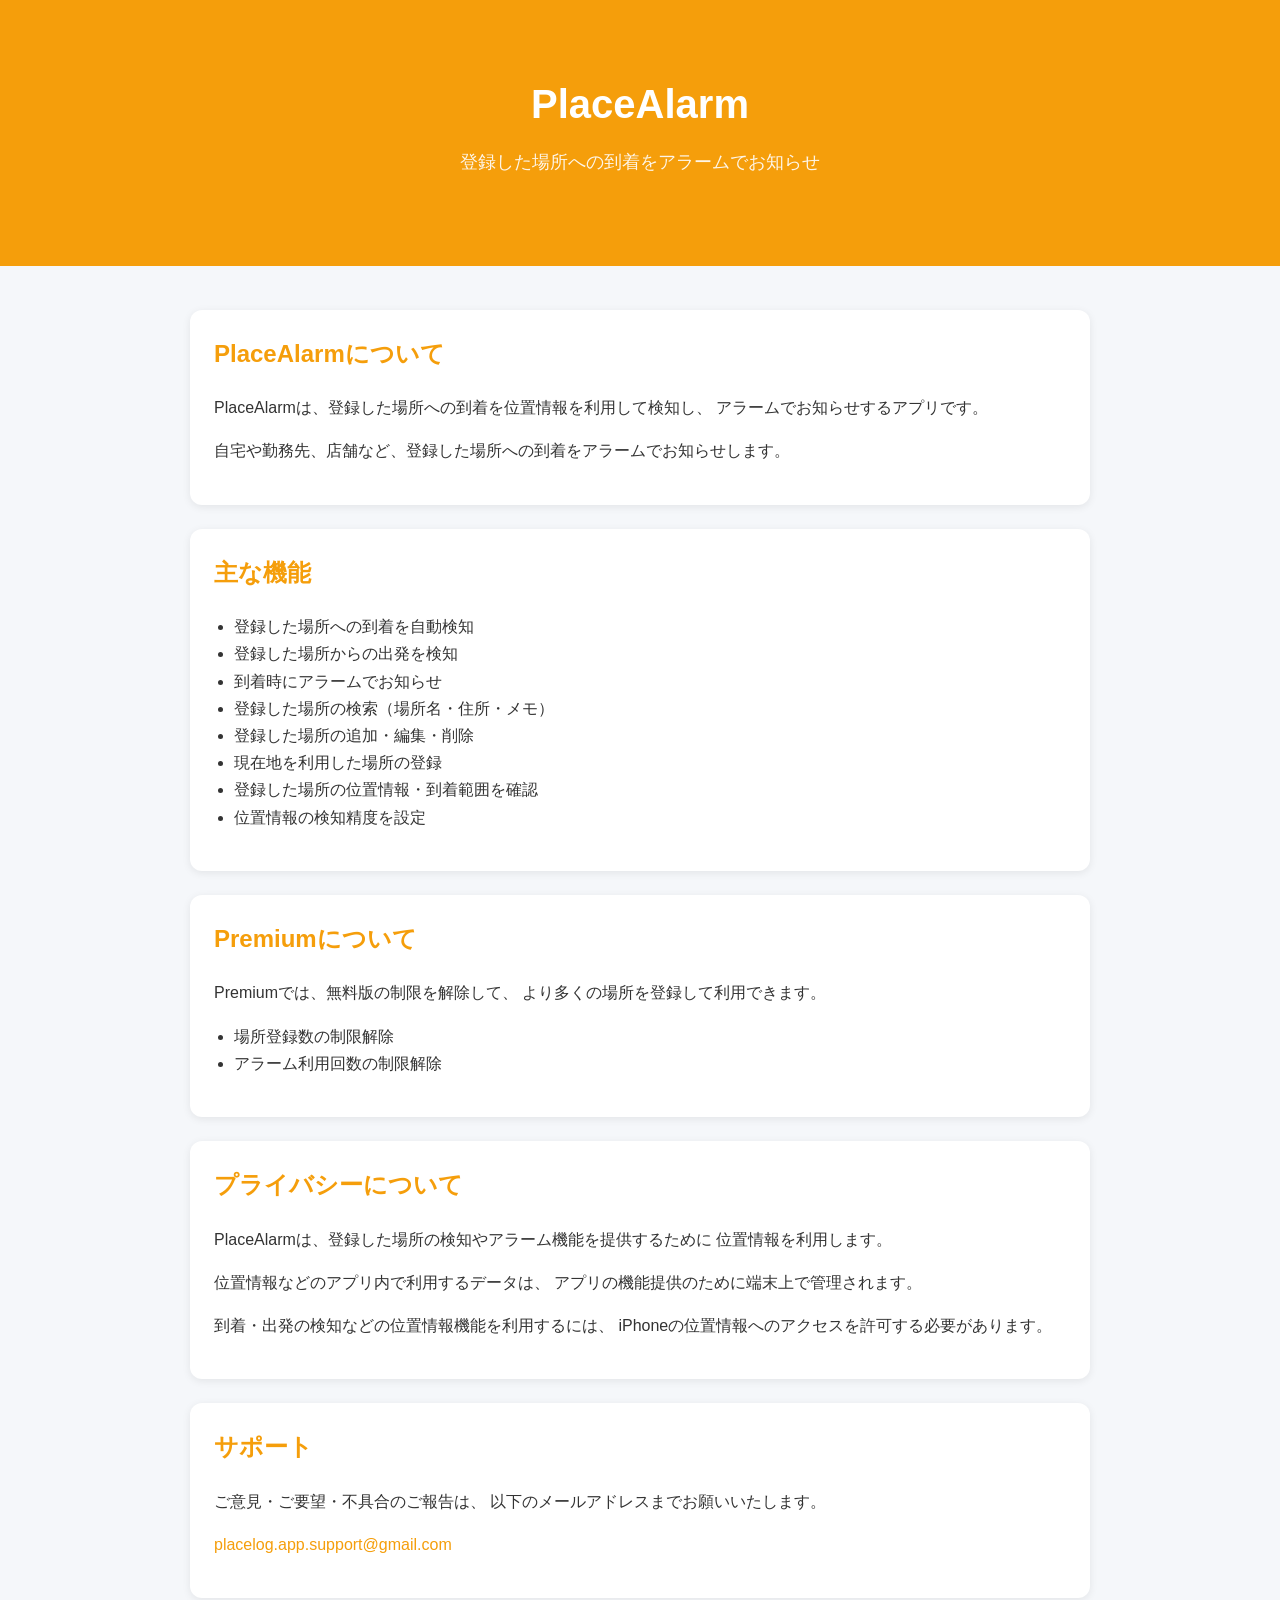
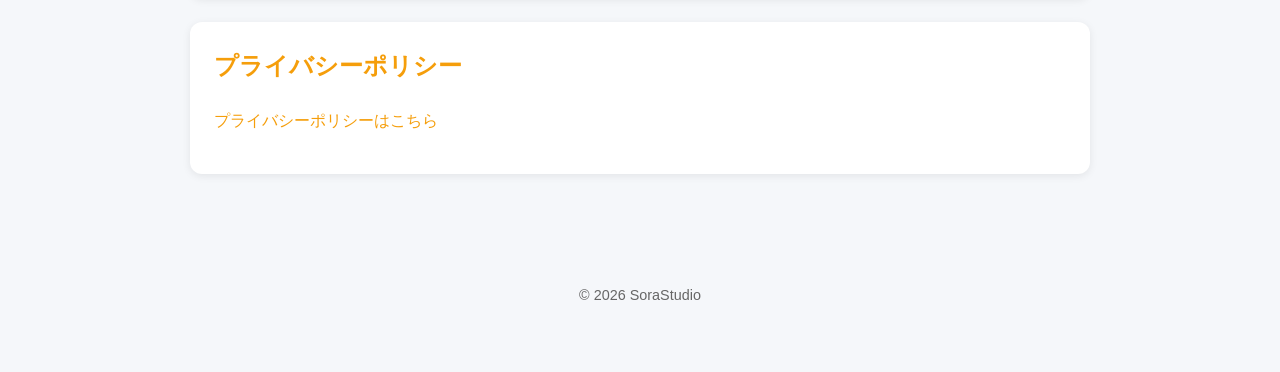
<file: index.html>
<!DOCTYPE html>
<html lang="ja">
<head>
    <meta charset="UTF-8">
    <meta name="viewport" content="width=device-width, initial-scale=1.0">
    <title>PlaceAlarm - サポート</title>
    <link rel="stylesheet" href="style.css">
</head>
<body>

<header>
    <div class="container">
        <h1>PlaceAlarm</h1>
        <p class="subtitle">登録した場所への到着をアラームでお知らせ</p>
    </div>
</header>

<main class="container">

<section>
    <h2>PlaceAlarmについて</h2>

<p>
    PlaceAlarmは、登録した場所への到着を位置情報を利用して検知し、
    アラームでお知らせするアプリです。
</p>

<p>
    自宅や勤務先、店舗など、登録した場所への到着をアラームでお知らせします。
</p>

</section>

<section>
    <h2>主な機能</h2>

<ul>
    <li>登録した場所への到着を自動検知</li>
    <li>登録した場所からの出発を検知</li>
    <li>到着時にアラームでお知らせ</li>
    <li>登録した場所の検索（場所名・住所・メモ）</li>
    <li>登録した場所の追加・編集・削除</li>
    <li>現在地を利用した場所の登録</li>
    <li>登録した場所の位置情報・到着範囲を確認</li>
    <li>位置情報の検知精度を設定</li>
</ul>

</section>

<section>
    <h2>Premiumについて</h2>

<p>
    Premiumでは、無料版の制限を解除して、
    より多くの場所を登録して利用できます。
</p>

<ul>
    <li>場所登録数の制限解除</li>
    <li>アラーム利用回数の制限解除</li>
</ul>

</section>

<section>
    <h2>プライバシーについて</h2>

<p>
    PlaceAlarmは、登録した場所の検知やアラーム機能を提供するために
    位置情報を利用します。
</p>

<p>
    位置情報などのアプリ内で利用するデータは、
    アプリの機能提供のために端末上で管理されます。
</p>

<p>
    到着・出発の検知などの位置情報機能を利用するには、
    iPhoneの位置情報へのアクセスを許可する必要があります。
</p>

</section>

<section>
    <h2>サポート</h2>

<p>
    ご意見・ご要望・不具合のご報告は、
    以下のメールアドレスまでお願いいたします。
</p>

<p>
    <a href="mailto:placelog.app.support@gmail.com">
        placelog.app.support@gmail.com
    </a>
</p>

</section>

<section>
    <h2>プライバシーポリシー</h2>

<p>
    <a href="privacy.html">
        プライバシーポリシーはこちら
    </a>
</p>

</section>

</main>

<footer>
    <div class="container">
        <p>© 2026 SoraStudio</p>
    </div>
</footer>

</body>
</html>
</file>
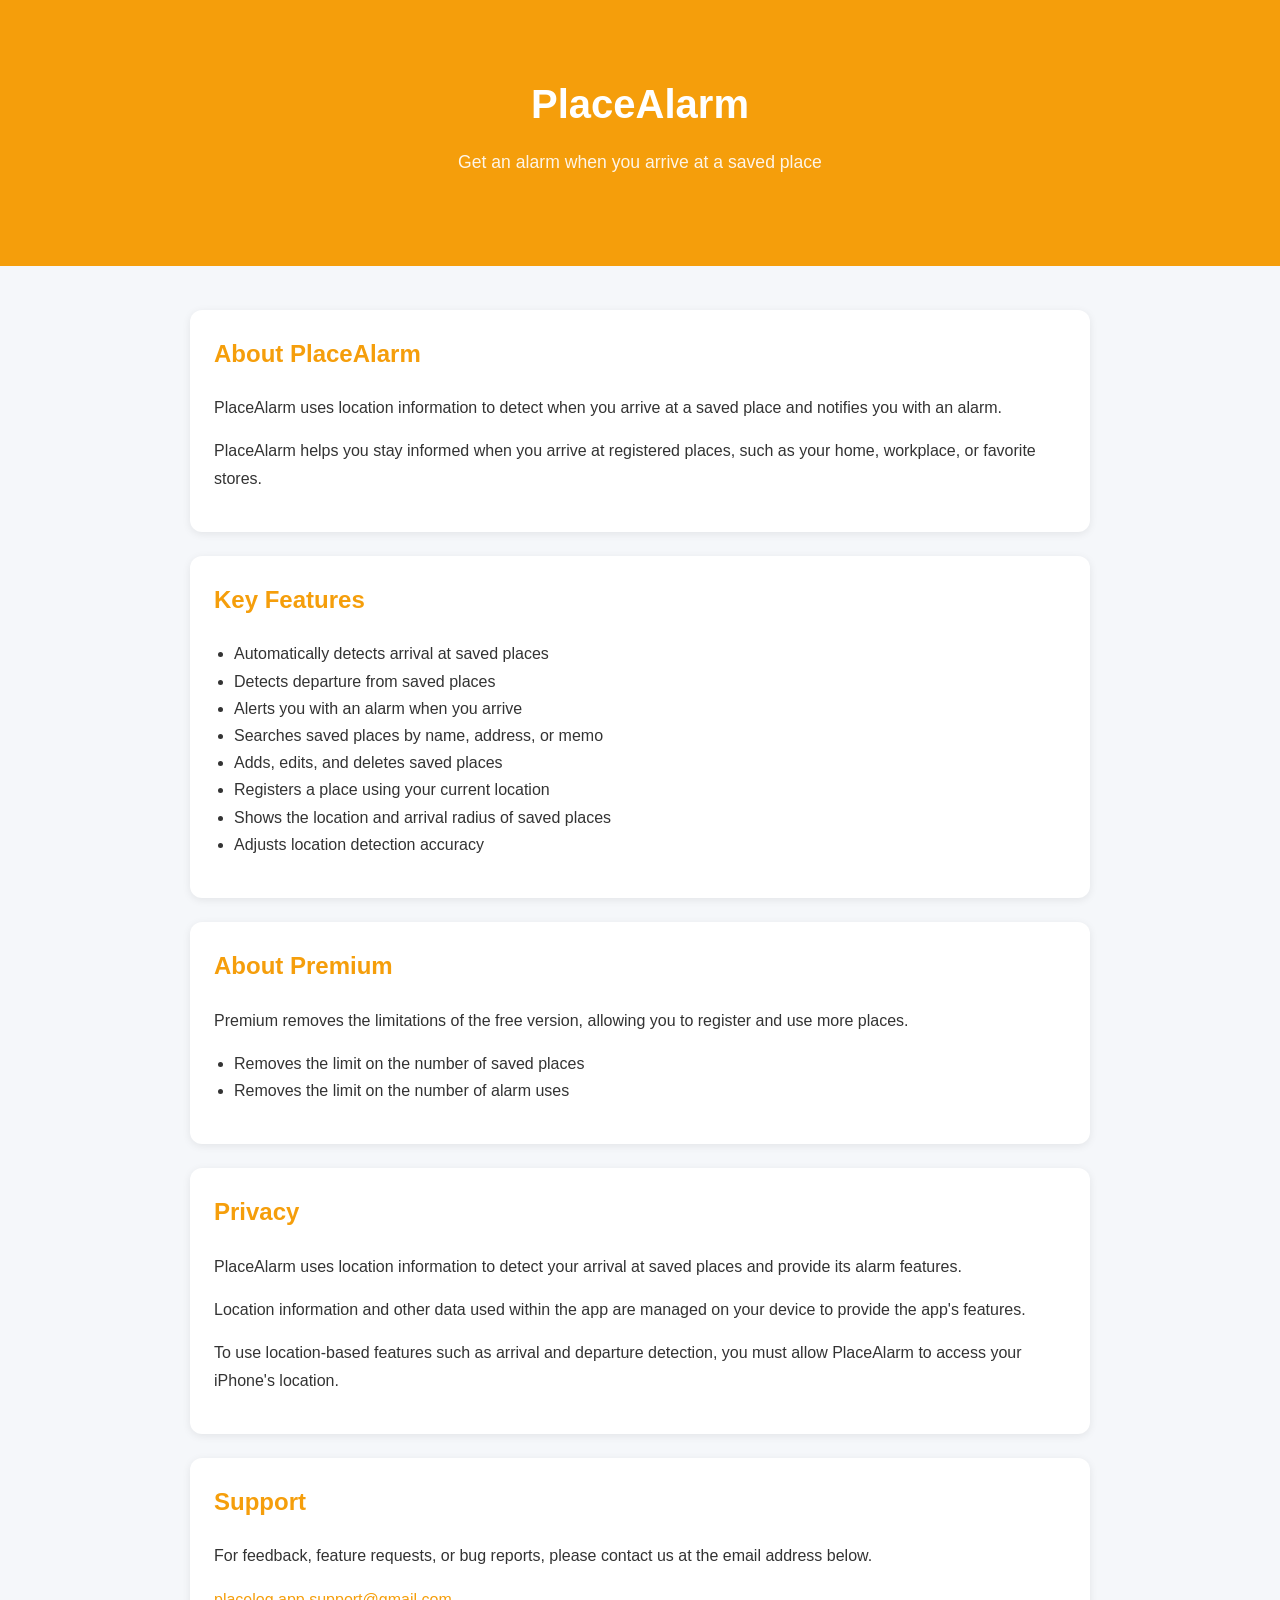
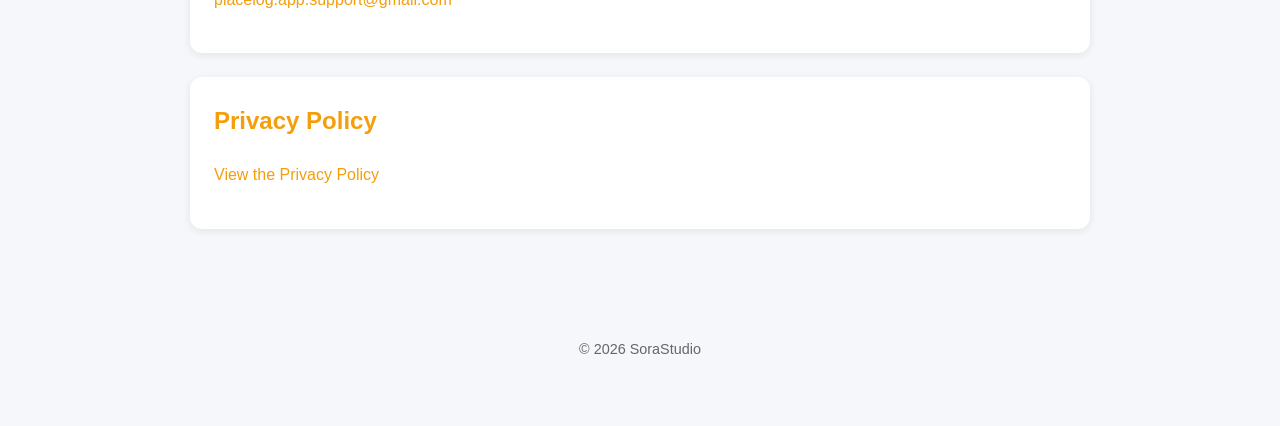
<file: index-en.html>
<!DOCTYPE html>
<html lang="en">
<head>
    <meta charset="UTF-8">
    <meta name="viewport" content="width=device-width, initial-scale=1.0">
    <title>PlaceAlarm - Support</title>
    <link rel="stylesheet" href="style.css">
</head>
<body>

<header>
    <div class="container">
        <h1>PlaceAlarm</h1>
        <p class="subtitle">Get an alarm when you arrive at a saved place</p>
    </div>
</header>

<main class="container">

<section>
    <h2>About PlaceAlarm</h2>

<p>
    PlaceAlarm uses location information to detect when you arrive at a saved place
    and notifies you with an alarm.
</p>

<p>
    PlaceAlarm helps you stay informed when you arrive at registered places,
    such as your home, workplace, or favorite stores.
</p>

</section>

<section>
    <h2>Key Features</h2>

<ul>
    <li>Automatically detects arrival at saved places</li>
    <li>Detects departure from saved places</li>
    <li>Alerts you with an alarm when you arrive</li>
    <li>Searches saved places by name, address, or memo</li>
    <li>Adds, edits, and deletes saved places</li>
    <li>Registers a place using your current location</li>
    <li>Shows the location and arrival radius of saved places</li>
    <li>Adjusts location detection accuracy</li>
</ul>

</section>

<section>
    <h2>About Premium</h2>

<p>
    Premium removes the limitations of the free version,
    allowing you to register and use more places.
</p>

<ul>
    <li>Removes the limit on the number of saved places</li>
    <li>Removes the limit on the number of alarm uses</li>
</ul>

</section>

<section>
    <h2>Privacy</h2>

<p>
    PlaceAlarm uses location information to detect your arrival at saved places
    and provide its alarm features.
</p>

<p>
    Location information and other data used within the app
    are managed on your device to provide the app's features.
</p>

<p>
    To use location-based features such as arrival and departure detection,
    you must allow PlaceAlarm to access your iPhone's location.
</p>

</section>

<section>
    <h2>Support</h2>

<p>
    For feedback, feature requests, or bug reports,
    please contact us at the email address below.
</p>

<p>
    <a href="mailto:placelog.app.support@gmail.com">
        placelog.app.support@gmail.com
    </a>
</p>

</section>

<section>
    <h2>Privacy Policy</h2>

<p>
    <a href="privacy-en.html">
        View the Privacy Policy
    </a>
</p>

</section>

</main>

<footer>
    <div class="container">
        <p>© 2026 SoraStudio</p>
    </div>
</footer>

</body>
</html>
</file>
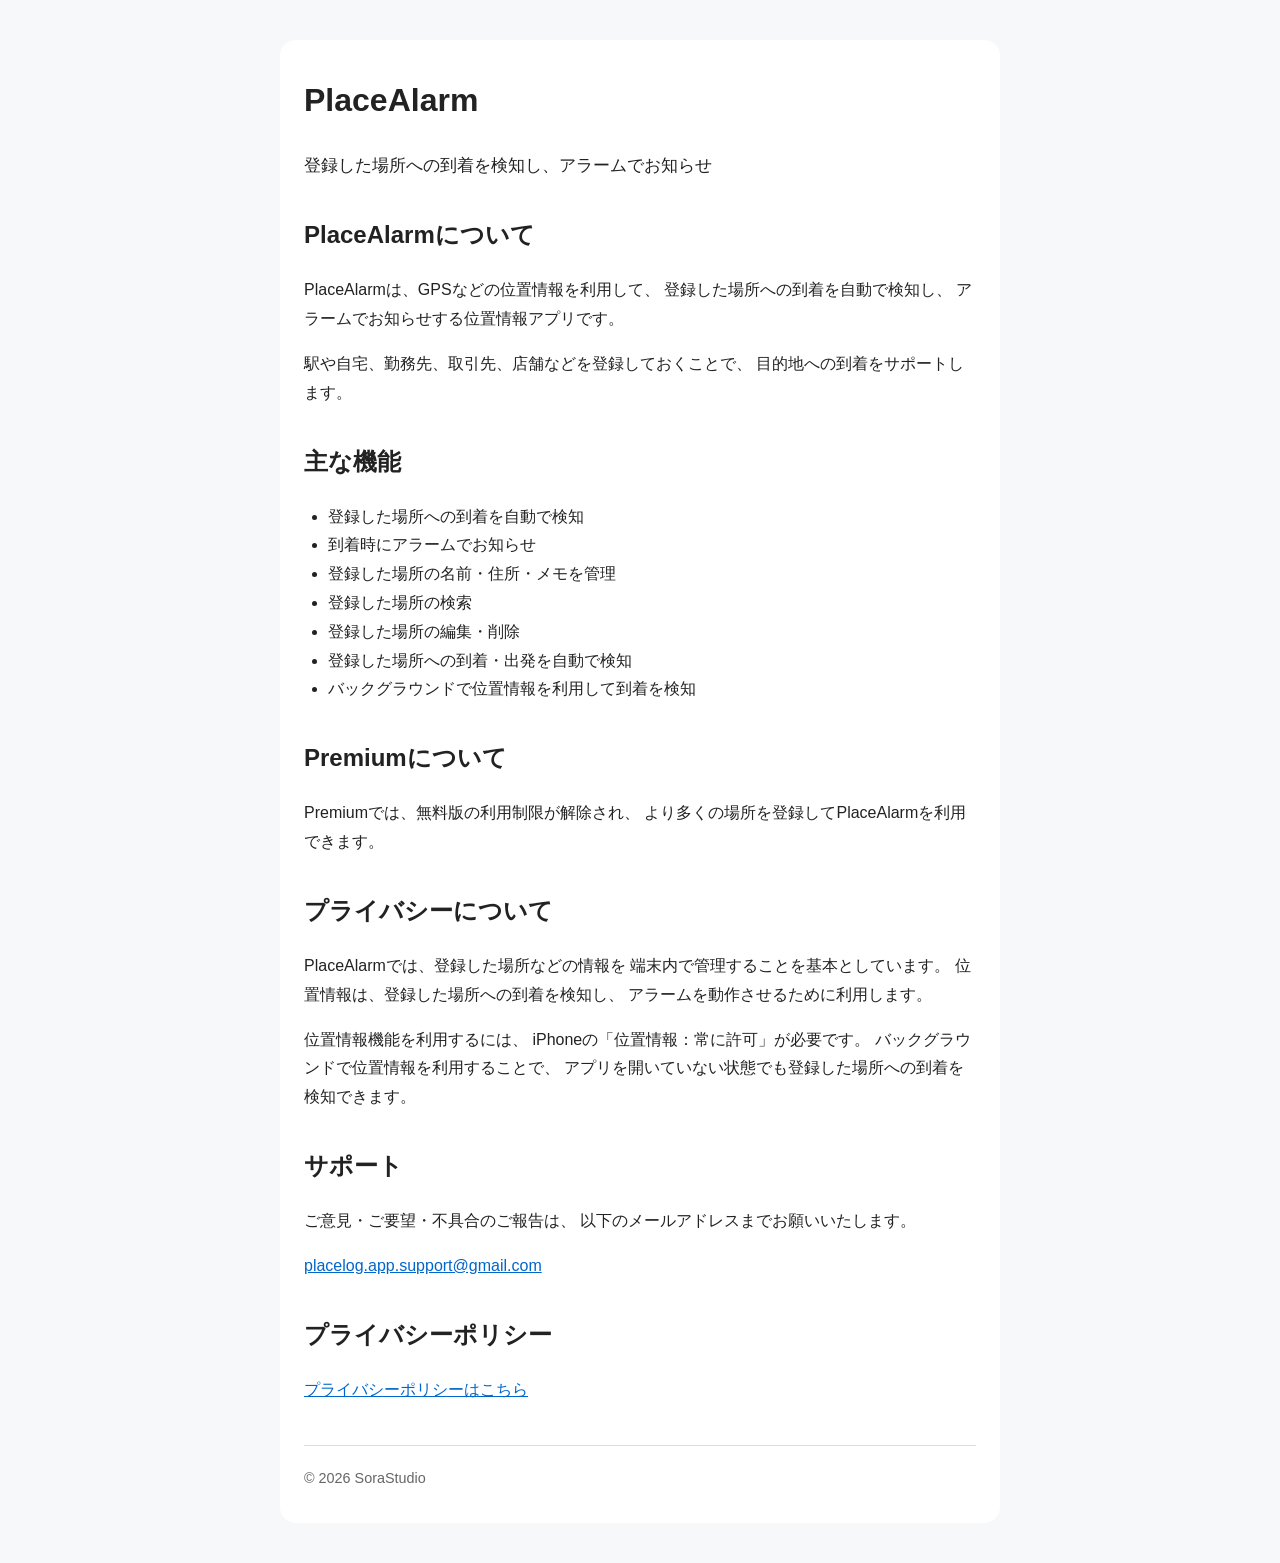
<file: placealarm_support_index.html>
<!DOCTYPE html>
<html lang="ja">
<head>
  <meta charset="UTF-8">
  <meta name="viewport" content="width=device-width, initial-scale=1.0">
  <meta name="description" content="PlaceAlarmのサポートページ。GPS・位置情報を利用して登録した場所への到着を検知し、アラームでお知らせします。">
  <title>PlaceAlarm - サポート</title>

  <style>
    body {
      font-family: -apple-system, BlinkMacSystemFont, "Helvetica Neue",
                   "Hiragino Sans", "Yu Gothic", YuGothic, Arial, sans-serif;
      line-height: 1.8;
      color: #222;
      background: #f7f8fa;
      margin: 0;
    }

    main {
      max-width: 720px;
      margin: 40px auto;
      padding: 32px 24px;
      background: #fff;
      border-radius: 16px;
      box-sizing: border-box;
    }

    h1 {
      margin-top: 0;
    }

    h2 {
      margin-top: 32px;
    }

    ul {
      padding-left: 1.5em;
    }

    a {
      color: #0066cc;
    }

    .lead {
      font-size: 1.05rem;
    }

    footer {
      margin-top: 40px;
      padding-top: 20px;
      border-top: 1px solid #ddd;
      color: #666;
      font-size: 0.9rem;
    }
  </style>
</head>

<body>

<main>

  <h1>PlaceAlarm</h1>

  <p class="lead">
    登録した場所への到着を検知し、アラームでお知らせ
  </p>

  <h2>PlaceAlarmについて</h2>

  <p>
    PlaceAlarmは、GPSなどの位置情報を利用して、
    登録した場所への到着を自動で検知し、
    アラームでお知らせする位置情報アプリです。
  </p>

  <p>
    駅や自宅、勤務先、取引先、店舗などを登録しておくことで、
    目的地への到着をサポートします。
  </p>


  <h2>主な機能</h2>

  <ul>
    <li>登録した場所への到着を自動で検知</li>
    <li>到着時にアラームでお知らせ</li>
    <li>登録した場所の名前・住所・メモを管理</li>
    <li>登録した場所の検索</li>
    <li>登録した場所の編集・削除</li>
    <li>登録した場所への到着・出発を自動で検知</li>
    <li>バックグラウンドで位置情報を利用して到着を検知</li>
  </ul>


  <h2>Premiumについて</h2>

  <p>
    Premiumでは、無料版の利用制限が解除され、
    より多くの場所を登録してPlaceAlarmを利用できます。
  </p>


  <h2>プライバシーについて</h2>

  <p>
    PlaceAlarmでは、登録した場所などの情報を
    端末内で管理することを基本としています。
    位置情報は、登録した場所への到着を検知し、
    アラームを動作させるために利用します。
  </p>

  <p>
    位置情報機能を利用するには、
    iPhoneの「位置情報：常に許可」が必要です。
    バックグラウンドで位置情報を利用することで、
    アプリを開いていない状態でも登録した場所への到着を検知できます。
  </p>


  <h2>サポート</h2>

  <p>
    ご意見・ご要望・不具合のご報告は、
    以下のメールアドレスまでお願いいたします。
  </p>

  <p>
    <a href="mailto:placelog.app.support@gmail.com">
      placelog.app.support@gmail.com
    </a>
  </p>


  <h2>プライバシーポリシー</h2>

  <p>
    <a href="privacy.html">
      プライバシーポリシーはこちら
    </a>
  </p>


  <footer>
    © 2026 SoraStudio
  </footer>

</main>

</body>
</html>
</file>
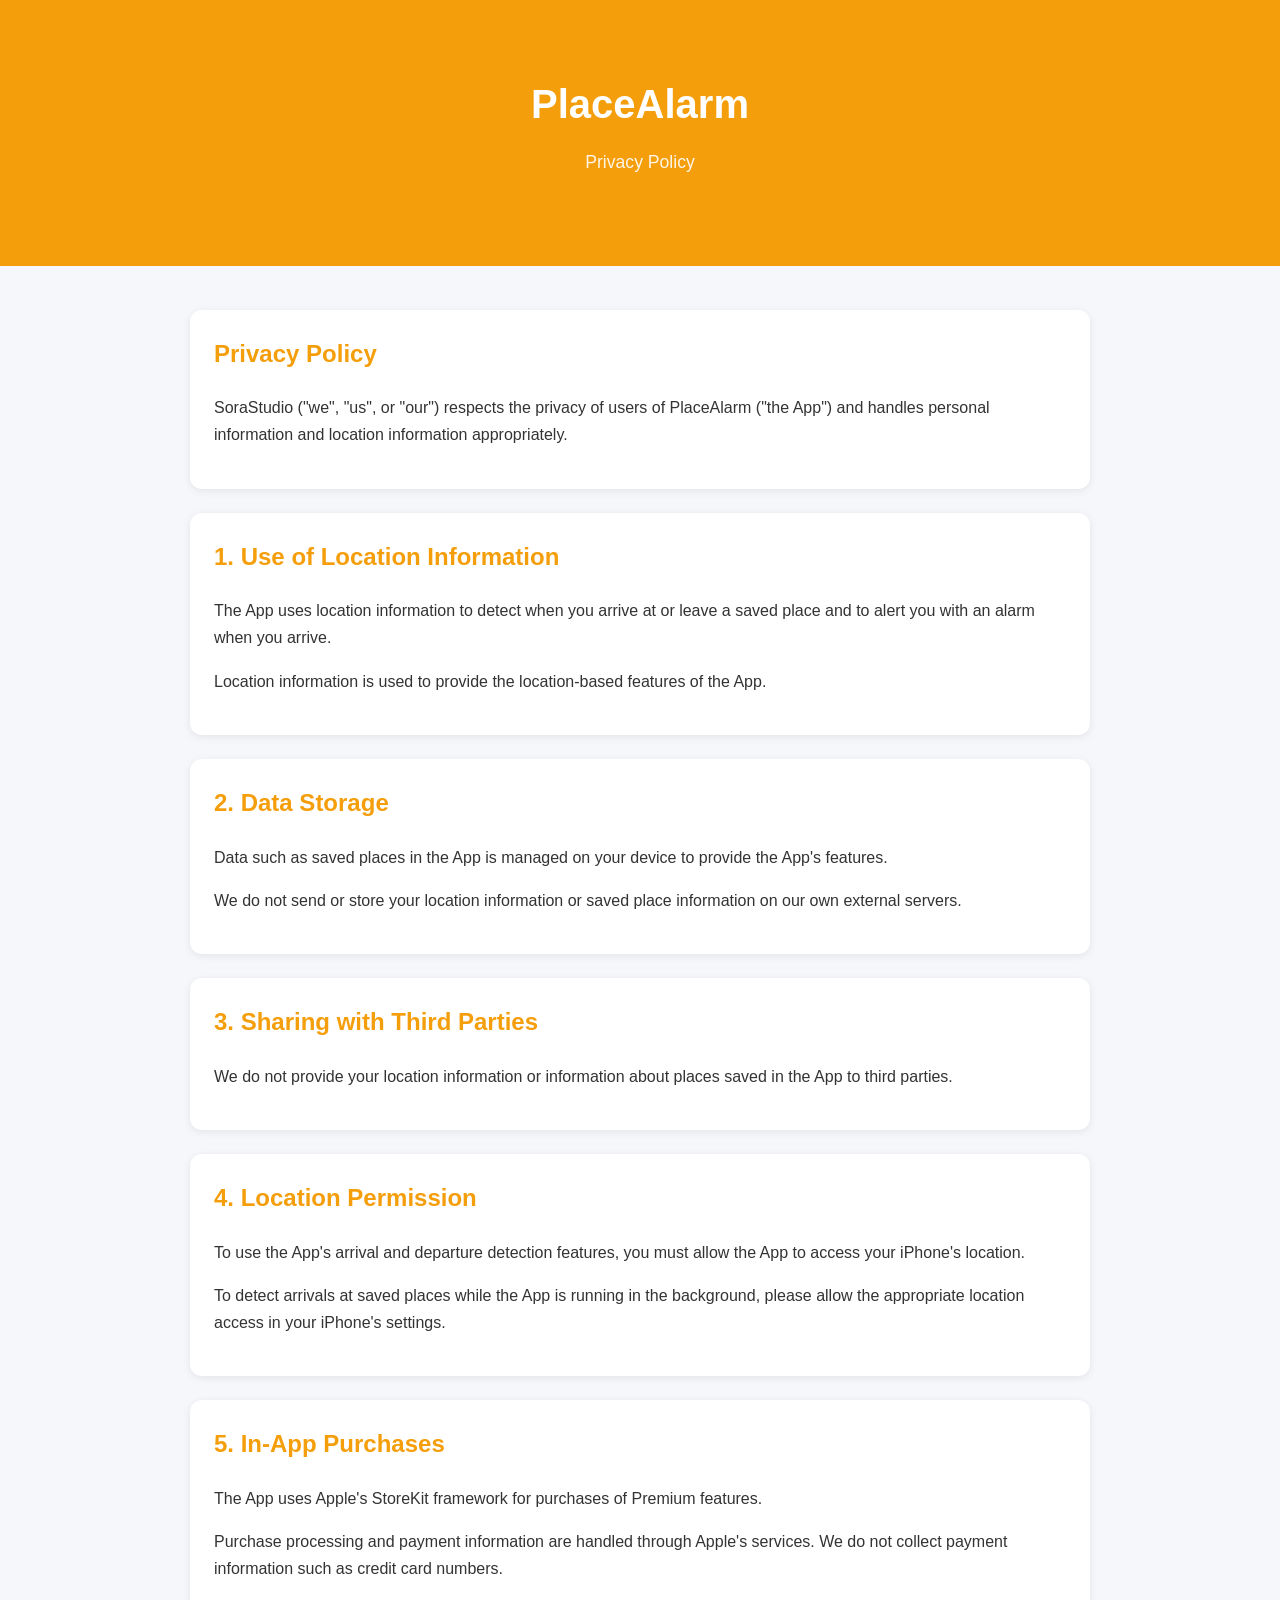
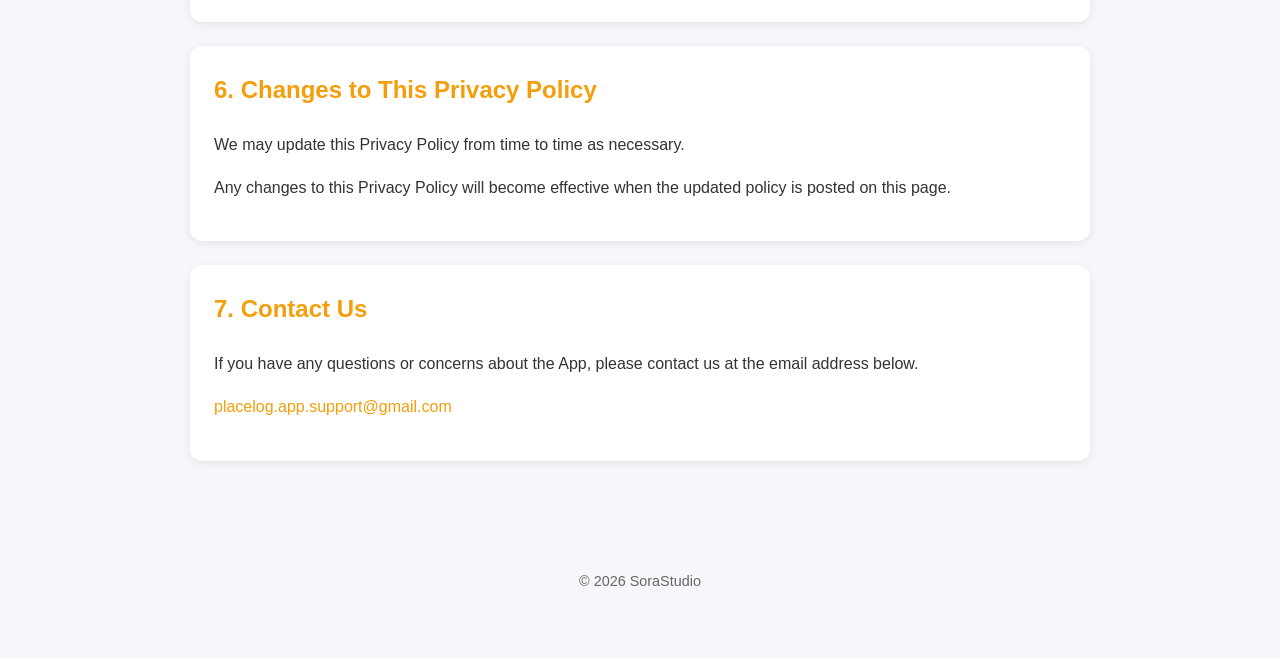
<file: privacy-en.html>
<!DOCTYPE html>
<html lang="en">
<head>
    <meta charset="UTF-8">
    <meta name="viewport" content="width=device-width, initial-scale=1.0">
    <title>PlaceAlarm - Privacy Policy</title>
    <link rel="stylesheet" href="style.css">
</head>
<body>

<header>
    <div class="container">
        <h1>PlaceAlarm</h1>
        <p class="subtitle">Privacy Policy</p>
    </div>
</header>

<main class="container">

<section>
    <h2>Privacy Policy</h2>

<p>
    SoraStudio ("we", "us", or "our") respects the privacy of users of
    PlaceAlarm ("the App") and handles personal information and location
    information appropriately.
</p>

</section>

<section>
    <h2>1. Use of Location Information</h2>

<p>
    The App uses location information to detect when you arrive at or leave
    a saved place and to alert you with an alarm when you arrive.
</p>

<p>
    Location information is used to provide the location-based features
    of the App.
</p>

</section>

<section>
    <h2>2. Data Storage</h2>

<p>
    Data such as saved places in the App is managed on your device
    to provide the App's features.
</p>

<p>
    We do not send or store your location information or saved place
    information on our own external servers.
</p>

</section>

<section>
    <h2>3. Sharing with Third Parties</h2>

<p>
    We do not provide your location information or information about places
    saved in the App to third parties.
</p>

</section>

<section>
    <h2>4. Location Permission</h2>

<p>
    To use the App's arrival and departure detection features,
    you must allow the App to access your iPhone's location.
</p>

<p>
    To detect arrivals at saved places while the App is running in the
    background, please allow the appropriate location access in your
    iPhone's settings.
</p>

</section>

<section>
    <h2>5. In-App Purchases</h2>

<p>
    The App uses Apple's StoreKit framework for purchases of Premium features.
</p>

<p>
    Purchase processing and payment information are handled through
    Apple's services. We do not collect payment information such as
    credit card numbers.
</p>

</section>

<section>
    <h2>6. Changes to This Privacy Policy</h2>

<p>
    We may update this Privacy Policy from time to time as necessary.
</p>

<p>
    Any changes to this Privacy Policy will become effective when the
    updated policy is posted on this page.
</p>

</section>

<section>
    <h2>7. Contact Us</h2>

<p>
    If you have any questions or concerns about the App,
    please contact us at the email address below.
</p>

<p>
    <a href="mailto:placelog.app.support@gmail.com">
        placelog.app.support@gmail.com
    </a>
</p>

</section>

</main>

<footer>
    <div class="container">
        <p>© 2026 SoraStudio</p>
    </div>
</footer>

</body>
</html>
</file>
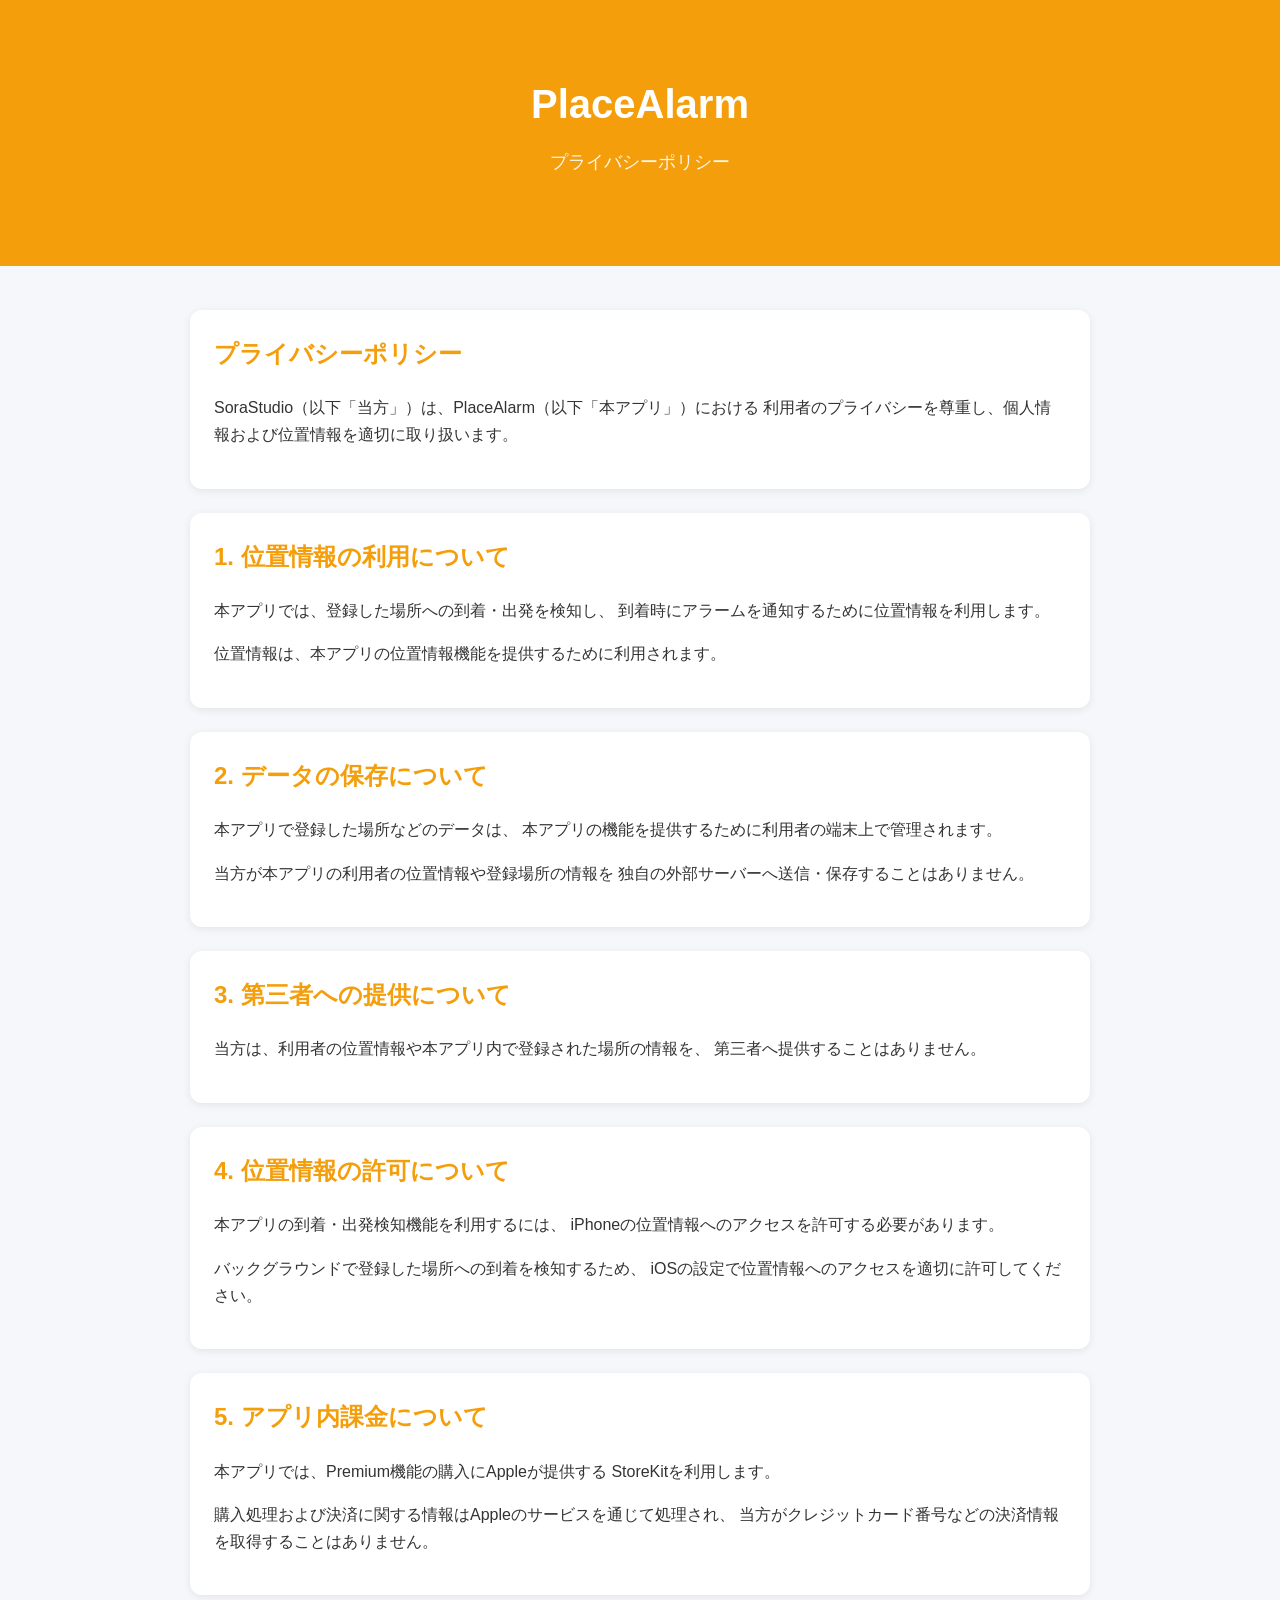
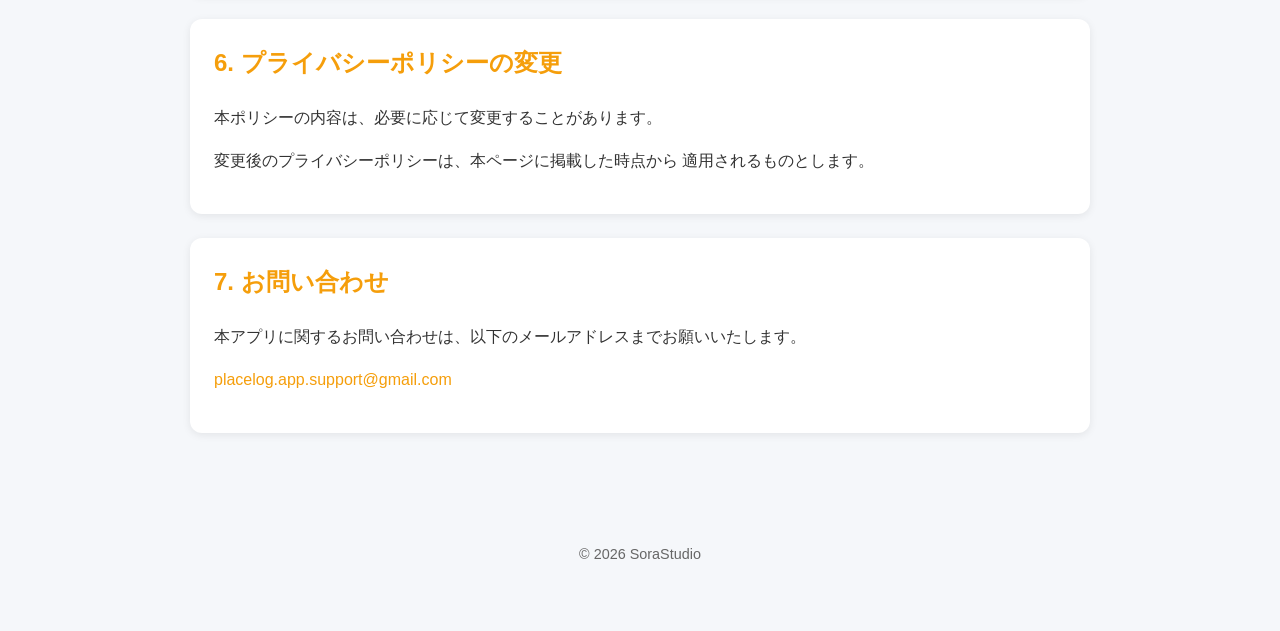
<file: privacy.html>
<!DOCTYPE html>
<html lang="ja">
<head>
    <meta charset="UTF-8">
    <meta name="viewport" content="width=device-width, initial-scale=1.0">
    <title>PlaceAlarm - プライバシーポリシー</title>
    <link rel="stylesheet" href="style.css">
</head>
<body>

<header>
    <div class="container">
        <h1>PlaceAlarm</h1>
        <p class="subtitle">プライバシーポリシー</p>
    </div>
</header>

<main class="container">

<section>
    <h2>プライバシーポリシー</h2>

<p>
    SoraStudio（以下「当方」）は、PlaceAlarm（以下「本アプリ」）における
    利用者のプライバシーを尊重し、個人情報および位置情報を適切に取り扱います。
</p>

</section>

<section>
    <h2>1. 位置情報の利用について</h2>

<p>
    本アプリでは、登録した場所への到着・出発を検知し、
    到着時にアラームを通知するために位置情報を利用します。
</p>

<p>
    位置情報は、本アプリの位置情報機能を提供するために利用されます。
</p>

</section>

<section>
    <h2>2. データの保存について</h2>

<p>
    本アプリで登録した場所などのデータは、
    本アプリの機能を提供するために利用者の端末上で管理されます。
</p>

<p>
    当方が本アプリの利用者の位置情報や登録場所の情報を
    独自の外部サーバーへ送信・保存することはありません。
</p>

</section>

<section>
    <h2>3. 第三者への提供について</h2>

<p>
    当方は、利用者の位置情報や本アプリ内で登録された場所の情報を、
    第三者へ提供することはありません。
</p>

</section>

<section>
    <h2>4. 位置情報の許可について</h2>

<p>
    本アプリの到着・出発検知機能を利用するには、
    iPhoneの位置情報へのアクセスを許可する必要があります。
</p>

<p>
    バックグラウンドで登録した場所への到着を検知するため、
    iOSの設定で位置情報へのアクセスを適切に許可してください。
</p>

</section>

<section>
    <h2>5. アプリ内課金について</h2>

<p>
    本アプリでは、Premium機能の購入にAppleが提供する
    StoreKitを利用します。
</p>

<p>
    購入処理および決済に関する情報はAppleのサービスを通じて処理され、
    当方がクレジットカード番号などの決済情報を取得することはありません。
</p>

</section>

<section>
    <h2>6. プライバシーポリシーの変更</h2>

<p>
    本ポリシーの内容は、必要に応じて変更することがあります。
</p>

<p>
    変更後のプライバシーポリシーは、本ページに掲載した時点から
    適用されるものとします。
</p>

</section>

<section>
    <h2>7. お問い合わせ</h2>

<p>
    本アプリに関するお問い合わせは、以下のメールアドレスまでお願いいたします。
</p>

<p>
    <a href="mailto:placelog.app.support@gmail.com">
        placelog.app.support@gmail.com
    </a>
</p>

</section>

</main>

<footer>
    <div class="container">
        <p>© 2026 SoraStudio</p>
    </div>
</footer>

</body>
</html>
</file>
<file: style.css>
body {
    margin: 0;
    font-family: -apple-system, BlinkMacSystemFont, "Helvetica Neue", Arial, sans-serif;
    background: #f5f7fa;
    color: #333;
    line-height: 1.7;
}

.container {
    max-width: 900px;
    margin: auto;
    padding: 20px;
}

header {
    background: #f59e0b;
    color: white;
    padding: 50px 20px;
    text-align: center;
}

header h1 {
    margin: 0;
    font-size: 2.5rem;
}

.subtitle {
    margin-top: 10px;
    font-size: 1.1rem;
    opacity: 0.9;
}

section {
    background: white;
    margin: 24px 0;
    padding: 24px;
    border-radius: 12px;
    box-shadow: 0 2px 8px rgba(0,0,0,0.08);
}

h2 {
    color: #f59e0b;
    margin-top: 0;
}

ul {
    padding-left: 20px;
}

a {
    color: #f59e0b;
    text-decoration: none;
}

a:hover {
    text-decoration: underline;
}

footer {
    text-align: center;
    color: #666;
    padding: 30px 20px;
    font-size: 0.9rem;
}
</file>
